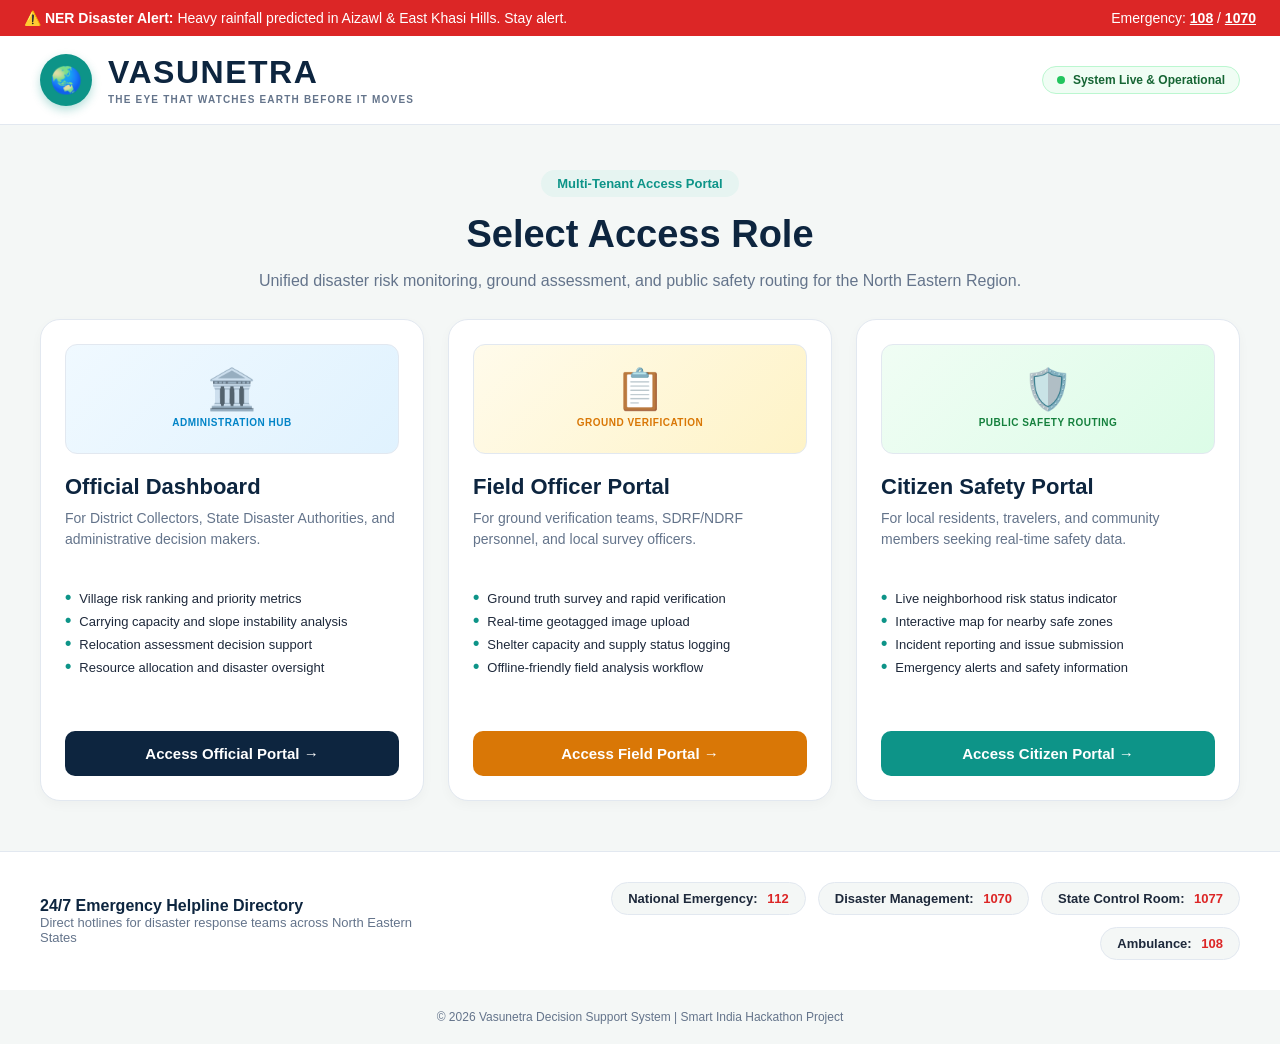
<file: frontend/landing.html>
<!DOCTYPE html>
<html lang="en">
<head>
  <meta charset="UTF-8">
  <meta name="viewport" content="width=device-width, initial-scale=1.0">
  <title>Vasunetra | Disaster Risk Assessment</title>
  <style>
    :root {
      --bg: #f4f7f6;
      --navy: #0d253f;
      --teal: #0d9488;
      --card: #ffffff;
      --text: #1e293b;
      --muted: #64748b;
      --border: #e2e8f0;
      --red: #dc2626;
      --amber: #d97706;
    }

    * { box-sizing: border-box; margin: 0; padding: 0; }
    body {
      min-height: 100vh;
      display: flex;
      flex-direction: column;
      background: var(--bg);
      color: var(--text);
      font-family: "Segoe UI", sans-serif;
    }

    .emergency-bar {
      display: flex;
      justify-content: space-between;
      gap: 16px;
      padding: 10px 24px;
      background: var(--red);
      color: #fff;
      font-size: 14px;
      font-weight: 500;
    }
    .emergency-bar a { color: #fff; font-weight: 700; }
    .emergency-contacts { display: flex; gap: 20px; }

    header {
      display: flex;
      align-items: center;
      justify-content: space-between;
      gap: 24px;
      padding: 18px 40px;
      background: var(--card);
      border-bottom: 1px solid var(--border);
    }
    .brand { display: flex; align-items: center; gap: 16px; }
    .brand-logo {
      display: grid;
      width: 52px;
      height: 52px;
      place-items: center;
      border-radius: 50%;
      background: var(--teal);
      font-size: 26px;
      box-shadow: 0 4px 10px rgba(13, 148, 136, .3);
    }
    .brand-title {
      color: var(--navy);
      font-size: 32px;
      font-weight: 900;
      letter-spacing: 1.5px;
      line-height: 1.1;
    }
    .brand-tagline {
      margin-top: 3px;
      color: var(--muted);
      font-size: 10px;
      font-weight: 700;
      letter-spacing: 1.2px;
      text-transform: uppercase;
    }
    .system-status {
      display: flex;
      align-items: center;
      gap: 8px;
      padding: 6px 14px;
      border: 1px solid #bbf7d0;
      border-radius: 20px;
      background: #f0fdf4;
      color: #166534;
      font-size: 12px;
      font-weight: 600;
      white-space: nowrap;
    }
    .status-dot { width: 8px; height: 8px; border-radius: 50%; background: #22c55e; }

    .hero {
      max-width: 900px;
      margin: 0 auto;
      padding: 45px 20px 25px;
      text-align: center;
    }
    .hero-badge {
      display: inline-block;
      margin-bottom: 16px;
      padding: 6px 16px;
      border-radius: 20px;
      background: #e6f4f1;
      color: var(--teal);
      font-size: 13px;
      font-weight: 600;
    }
    .hero h1 { margin-bottom: 12px; color: var(--navy); font-size: 38px; font-weight: 800; }
    .hero p { color: var(--muted); font-size: 16px; line-height: 1.6; }

    .portal-container {
      display: grid;
      grid-template-columns: repeat(3, minmax(0, 1fr));
      gap: 24px;
      width: min(1200px, calc(100% - 40px));
      margin: 0 auto 50px;
    }
    .portal-card {
      display: flex;
      flex-direction: column;
      justify-content: space-between;
      padding: 24px;
      border: 1px solid var(--border);
      border-radius: 20px;
      background: var(--card);
      box-shadow: 0 4px 12px rgba(0, 0, 0, .03);
      transition: transform .25s ease, box-shadow .25s ease;
    }
    .portal-card:hover { transform: translateY(-6px); box-shadow: 0 16px 28px rgba(0, 0, 0, .08); }
    .card-graphic-preview {
      display: flex;
      flex-direction: column;
      align-items: center;
      justify-content: center;
      height: 110px;
      margin-bottom: 20px;
      border: 1px solid var(--border);
      border-radius: 12px;
    }
    .graphic-official { background: linear-gradient(135deg, #f0f9ff, #e0f2fe); color: #0284c7; }
    .graphic-field { background: linear-gradient(135deg, #fffbeb, #fef3c7); color: var(--amber); }
    .graphic-citizen { background: linear-gradient(135deg, #f0fdf4, #dcfce7); color: #15803d; }
    .graphic-icon { font-size: 40px; line-height: 1; }
    .graphic-label { margin-top: 8px; font-size: 10px; font-weight: 700; letter-spacing: .5px; }
    .card-title { margin-bottom: 8px; color: var(--navy); font-size: 22px; }
    .card-desc { min-height: 63px; margin-bottom: 20px; color: var(--muted); font-size: 14px; line-height: 1.5; }
    .card-features { min-height: 116px; margin-bottom: 24px; list-style: none; }
    .card-features li { display: flex; gap: 8px; margin-bottom: 8px; font-size: 13px; }
    .card-features li::before { content: "•"; color: var(--teal); font-size: 18px; font-weight: 700; line-height: 13px; }
    .btn {
      display: block;
      width: 100%;
      padding: 14px;
      border-radius: 10px;
      color: #fff;
      font-size: 15px;
      font-weight: 600;
      text-align: center;
      text-decoration: none;
      transition: filter .2s ease;
    }
    .btn:hover { filter: brightness(.9); }
    .btn-official { background: var(--navy); }
    .btn-field { background: var(--amber); }
    .btn-citizen { background: var(--teal); }

    .helpline-section { margin-top: auto; padding: 30px 20px; border-top: 1px solid var(--border); background: var(--card); }
    .helpline-content {
      display: flex;
      align-items: center;
      justify-content: space-between;
      gap: 20px;
      width: min(1200px, 100%);
      margin: 0 auto;
    }
    .helpline-title { color: var(--navy); font-size: 16px; font-weight: 700; }
    .helpline-subtitle { color: var(--muted); font-size: 13px; }
    .helpline-numbers { display: flex; flex-wrap: wrap; gap: 12px; justify-content: flex-end; }
    .pill-number { padding: 8px 16px; border: 1px solid var(--border); border-radius: 30px; background: var(--bg); font-size: 13px; font-weight: 600; }
    .pill-number span { margin-left: 6px; color: var(--red); font-weight: 800; }
    footer { padding: 20px; color: var(--muted); font-size: 12px; text-align: center; }

    @media (max-width: 900px) {
      .portal-container { grid-template-columns: 1fr; max-width: 560px; }
      .card-desc, .card-features { min-height: 0; }
      .helpline-content { align-items: flex-start; flex-direction: column; }
      .helpline-numbers { justify-content: flex-start; }
    }
    @media (max-width: 620px) {
      .emergency-bar, header { padding-right: 20px; padding-left: 20px; }
      .emergency-bar, header { align-items: flex-start; flex-direction: column; }
      .emergency-contacts { gap: 12px; }
      .brand-title { font-size: 27px; }
      .hero { padding-top: 32px; }
      .hero h1 { font-size: 31px; }
      .portal-container { width: min(100% - 28px, 560px); }
    }
  </style>
</head>
<body>
  <div class="emergency-bar">
    <div>⚠️ <strong>NER Disaster Alert:</strong> Heavy rainfall predicted in Aizawl &amp; East Khasi Hills. Stay alert.</div>
    <div class="emergency-contacts"><span>Emergency: <a href="tel:108">108</a> / <a href="tel:1070">1070</a></span></div>
  </div>

  <header>
    <div class="brand">
      <div class="brand-logo">🌏</div>
      <div>
        <div class="brand-title">VASUNETRA</div>
        <div class="brand-tagline">The eye that watches earth before it moves</div>
      </div>
    </div>
    <div class="system-status"><span class="status-dot"></span> System Live &amp; Operational</div>
  </header>

  <section class="hero">
    <span class="hero-badge">Multi-Tenant Access Portal</span>
    <h1>Select Access Role</h1>
    <p>Unified disaster risk monitoring, ground assessment, and public safety routing for the North Eastern Region.</p>
  </section>

  <main class="portal-container">
    <article class="portal-card">
      <div>
        <div class="card-graphic-preview graphic-official"><div class="graphic-icon">🏛️</div><div class="graphic-label">ADMINISTRATION HUB</div></div>
        <h2 class="card-title">Official Dashboard</h2>
        <p class="card-desc">For District Collectors, State Disaster Authorities, and administrative decision makers.</p>
        <ul class="card-features">
          <li>Village risk ranking and priority metrics</li>
          <li>Carrying capacity and slope instability analysis</li>
          <li>Relocation assessment decision support</li>
          <li>Resource allocation and disaster oversight</li>
        </ul>
      </div>
      <a href="./official/index.html" class="btn btn-official">Access Official Portal →</a>
    </article>

    <article class="portal-card">
      <div>
        <div class="card-graphic-preview graphic-field"><div class="graphic-icon">📋</div><div class="graphic-label">GROUND VERIFICATION</div></div>
        <h2 class="card-title">Field Officer Portal</h2>
        <p class="card-desc">For ground verification teams, SDRF/NDRF personnel, and local survey officers.</p>
        <ul class="card-features">
          <li>Ground truth survey and rapid verification</li>
          <li>Real-time geotagged image upload</li>
          <li>Shelter capacity and supply status logging</li>
          <li>Offline-friendly field analysis workflow</li>
        </ul>
      </div>
      <a href="./field/index.html" class="btn btn-field">Access Field Portal →</a>
    </article>

    <article class="portal-card">
      <div>
        <div class="card-graphic-preview graphic-citizen"><div class="graphic-icon">🛡️</div><div class="graphic-label">PUBLIC SAFETY ROUTING</div></div>
        <h2 class="card-title">Citizen Safety Portal</h2>
        <p class="card-desc">For local residents, travelers, and community members seeking real-time safety data.</p>
        <ul class="card-features">
          <li>Live neighborhood risk status indicator</li>
          <li>Interactive map for nearby safe zones</li>
          <li>Incident reporting and issue submission</li>
          <li>Emergency alerts and safety information</li>
        </ul>
      </div>
      <a href="./citizen/index.html" class="btn btn-citizen">Access Citizen Portal →</a>
    </article>
  </main>

  <section class="helpline-section">
    <div class="helpline-content">
      <div>
        <div class="helpline-title">24/7 Emergency Helpline Directory</div>
        <div class="helpline-subtitle">Direct hotlines for disaster response teams across North Eastern States</div>
      </div>
      <div class="helpline-numbers">
        <div class="pill-number">National Emergency: <span>112</span></div>
        <div class="pill-number">Disaster Management: <span>1070</span></div>
        <div class="pill-number">State Control Room: <span>1077</span></div>
        <div class="pill-number">Ambulance: <span>108</span></div>
      </div>
    </div>
  </section>

  <footer>© 2026 Vasunetra Decision Support System | Smart India Hackathon Project</footer>
</body>
</html>
</file>
